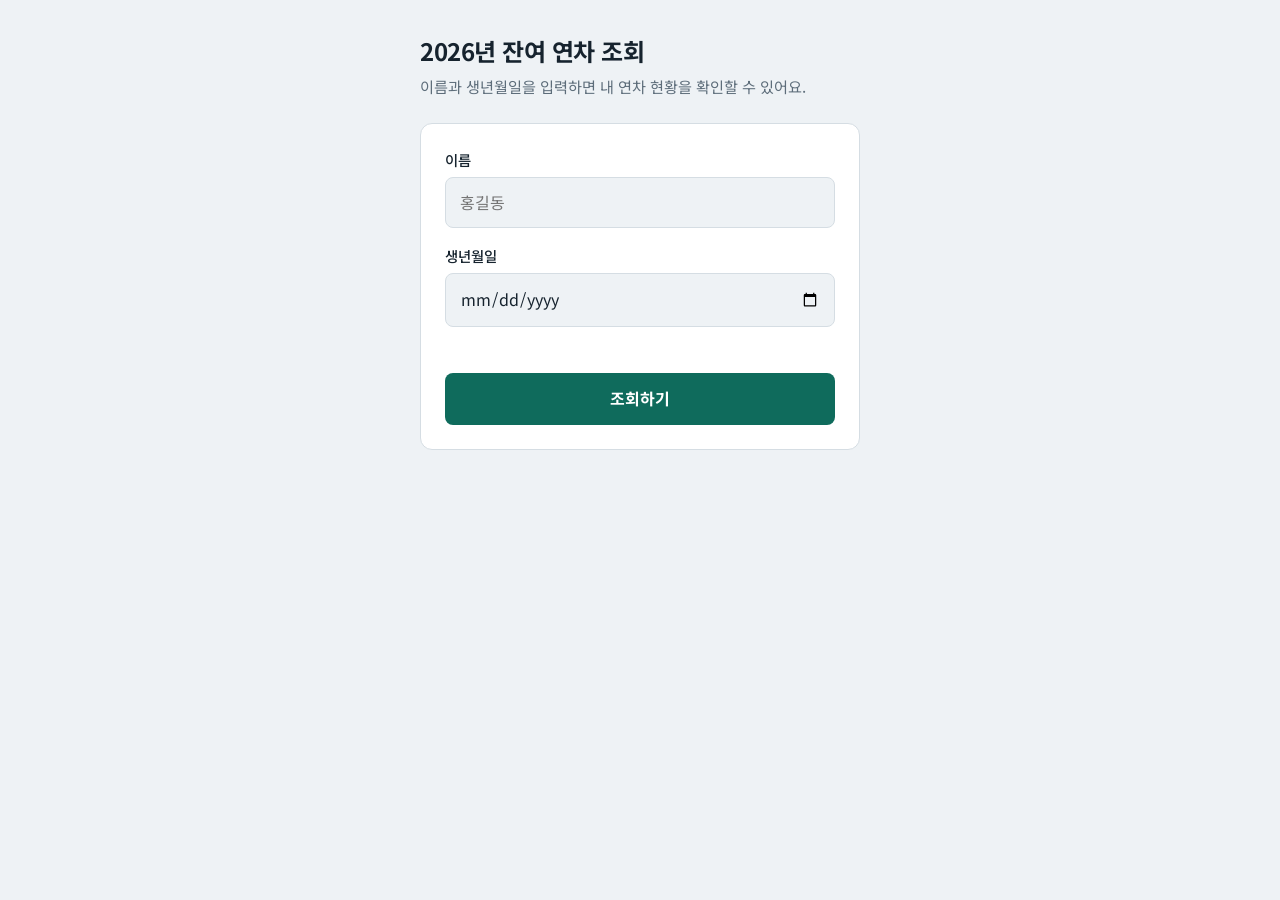
<file: index.html>
<!DOCTYPE html>
<html lang="ko">
<head>
<meta charset="utf-8">
<meta name="viewport" content="width=device-width, initial-scale=1, viewport-fit=cover">
<title>2026년 잔여 연차 조회</title>
<link rel="stylesheet" href="https://fonts.googleapis.com/css2?family=Noto+Sans+KR:wght@400;500;700&display=swap">
<link rel="stylesheet" href="style.css">
</head>
<body>
<main>
  <h1>2026년 잔여 연차 조회</h1>
  <p class="sub">이름과 생년월일을 입력하면 내 연차 현황을 확인할 수 있어요.</p>
  <section class="panel" id="search">
    <label for="name">이름</label>
    <input id="name" type="text" autocomplete="off" placeholder="홍길동">
    <label for="birth">생년월일</label>
    <input id="birth" type="date" min="1940-01-01" max="2010-12-31">
    <div class="err" id="err" role="alert"></div>
    <button id="go" type="button">조회하기</button>
  </section>
  <section class="panel" id="result" hidden>
    <p class="hello" id="rName"></p>
    <p class="hire" id="rHire"></p>
    <div class="remain"><small>잔여 연차</small><strong id="rRemain"></strong><span>일</span></div>
    <p class="note" id="rAsOf"></p>
    <button class="ghost" id="back" type="button" style="margin-top:20px">다시 조회</button>
  </section>
</main>
<script>
/* ▼ Apps Script 배포 후 받은 웹 앱 URL을 여기에 붙여넣으세요 ▼ */
const SCRIPT_URL = "https://script.google.com/macros/s/AKfycbyM5uhdk7gK-6yGzDp_Sskc4GK8BA92nNjHn2L6aKlhKNVNXHR8qXTiKzcwjv4k14nmsg/exec";

const $ = id => document.getElementById(id);
const fmtDate = s => { const [y,m,d] = s.split("-"); return `${y}년 ${+m}월 ${+d}일`; };
const fmtNum = n => Number.isInteger(n) ? String(n) : n.toFixed(1);
let busy = false;

async function lookup(){
  if(busy) return;
  const name = $("name").value.trim().replace(/\s+/g,""), birth = $("birth").value;
  if(!name || !birth){ $("err").textContent = "이름과 생년월일을 모두 입력해 주세요."; return; }
  if(!SCRIPT_URL.startsWith("https://")){ $("err").textContent = "관리자 설정이 필요합니다. (SCRIPT_URL 미설정)"; return; }
  busy = true; $("go").textContent = "조회 중…"; $("err").textContent = "";
  try{
    const r = await fetch(`${SCRIPT_URL}?name=${encodeURIComponent(name)}&birth=${encodeURIComponent(birth)}`);
    const e = await r.json();
    if(!e.ok){ $("err").textContent = "일치하는 직원 정보가 없습니다. 입력 내용을 확인하거나 인사팀에 문의해 주세요."; return; }
    $("rName").textContent = `${e.name} ${e.title}님`;
    $("rHire").textContent = `입사일 ${e.hire ? fmtDate(e.hire) : "-"}`;
    $("rRemain").textContent = fmtNum(e.remain);
    $("rAsOf").textContent = `${fmtDate(e.asof)} 기준 · 내용이 다르면 인사팀에 문의해 주세요.`;
    $("search").hidden = true; $("result").hidden = false;
  }catch(_){
    $("err").textContent = "조회하지 못했습니다. 잠시 후 다시 시도해 주세요.";
  }finally{ busy = false; $("go").textContent = "조회하기"; }
}
$("go").addEventListener("click", lookup);
$("back").addEventListener("click", () => { $("name").value = ""; $("birth").value = ""; $("result").hidden = true; $("search").hidden = false; $("name").focus(); });
["name","birth"].forEach(id => $(id).addEventListener("keydown", ev => { if(ev.key === "Enter") lookup(); }));
</script>
</body>
</html>
</file>
<file: style.css>
:root{--bg:#eef2f5;--surface:#fff;--ink:#16232e;--muted:#5d6d7a;--line:#d5dde3;--accent:#0f6b5c;--accent-ink:#fff;--soft:#e2f1ee;--warn:#a63a2b;box-sizing:border-box;padding-top:env(safe-area-inset-top,0px);padding-bottom:env(safe-area-inset-bottom,0px)}
@media (prefers-color-scheme:dark){:root{--bg:#0f171d;--surface:#18232b;--ink:#e8eef2;--muted:#98a8b4;--line:#2b3a45;--accent:#3fb8a2;--accent-ink:#06201b;--soft:#1b3a35;--warn:#f08a79}}
html{color-scheme:light dark}
*{box-sizing:border-box}
body{margin:0;background:var(--bg);color:var(--ink);font-family:"Noto Sans KR","Apple SD Gothic Neo","Malgun Gothic",sans-serif;line-height:1.6;min-height:100vh;display:flex;justify-content:center;padding:32px 16px}
main{width:100%;max-width:440px;min-width:0}
h1{font-size:1.5rem;margin:0 0 4px;font-weight:700;letter-spacing:-.02em}
h2{font-size:1.05rem;margin:0 0 14px}
.sub{color:var(--muted);margin:0 0 24px;font-size:.95rem}
.panel{background:var(--surface);border:1px solid var(--line);border-radius:12px;padding:24px;margin-bottom:16px}
label{display:block;font-weight:500;font-size:.9rem;margin-bottom:6px}
input{width:100%;font:inherit;padding:12px 14px;border:1px solid var(--line);border-radius:8px;background:var(--bg);color:var(--ink);margin-bottom:16px}
input[type="date"]{display:block;min-width:0;max-width:100%;min-height:48px;-webkit-appearance:none;appearance:none;text-align:left}
input[type="date"]::-webkit-date-and-time-value{text-align:left;min-width:0}
input:focus-visible,button:focus-visible{outline:3px solid var(--accent);outline-offset:2px}
button{font:inherit;font-weight:700;width:100%;padding:13px;border:0;border-radius:8px;background:var(--accent);color:var(--accent-ink);cursor:pointer}
button:disabled{opacity:.6;cursor:default}
button.ghost{background:transparent;color:var(--accent);border:1px solid var(--line)}
.err{color:var(--warn);font-size:.9rem;margin:-4px 0 14px;min-height:1.4em}
.ok{color:var(--accent)}
.hello{font-size:1.1rem;font-weight:700;margin:0 0 2px}
.hire{color:var(--muted);font-size:.9rem;margin:0 0 20px}
.remain{background:var(--soft);border-radius:10px;padding:20px;text-align:center}
.remain small{display:block;color:var(--muted);font-size:.85rem}
.remain strong{font-size:3rem;line-height:1.2;color:var(--accent);font-weight:700}
.remain span{font-size:1.1rem;font-weight:500}
.note{color:var(--muted);font-size:.8rem;margin-top:16px}
.row{display:grid;grid-template-columns:1fr 1fr;gap:0 12px}
[hidden]{display:none!important}
</file>
